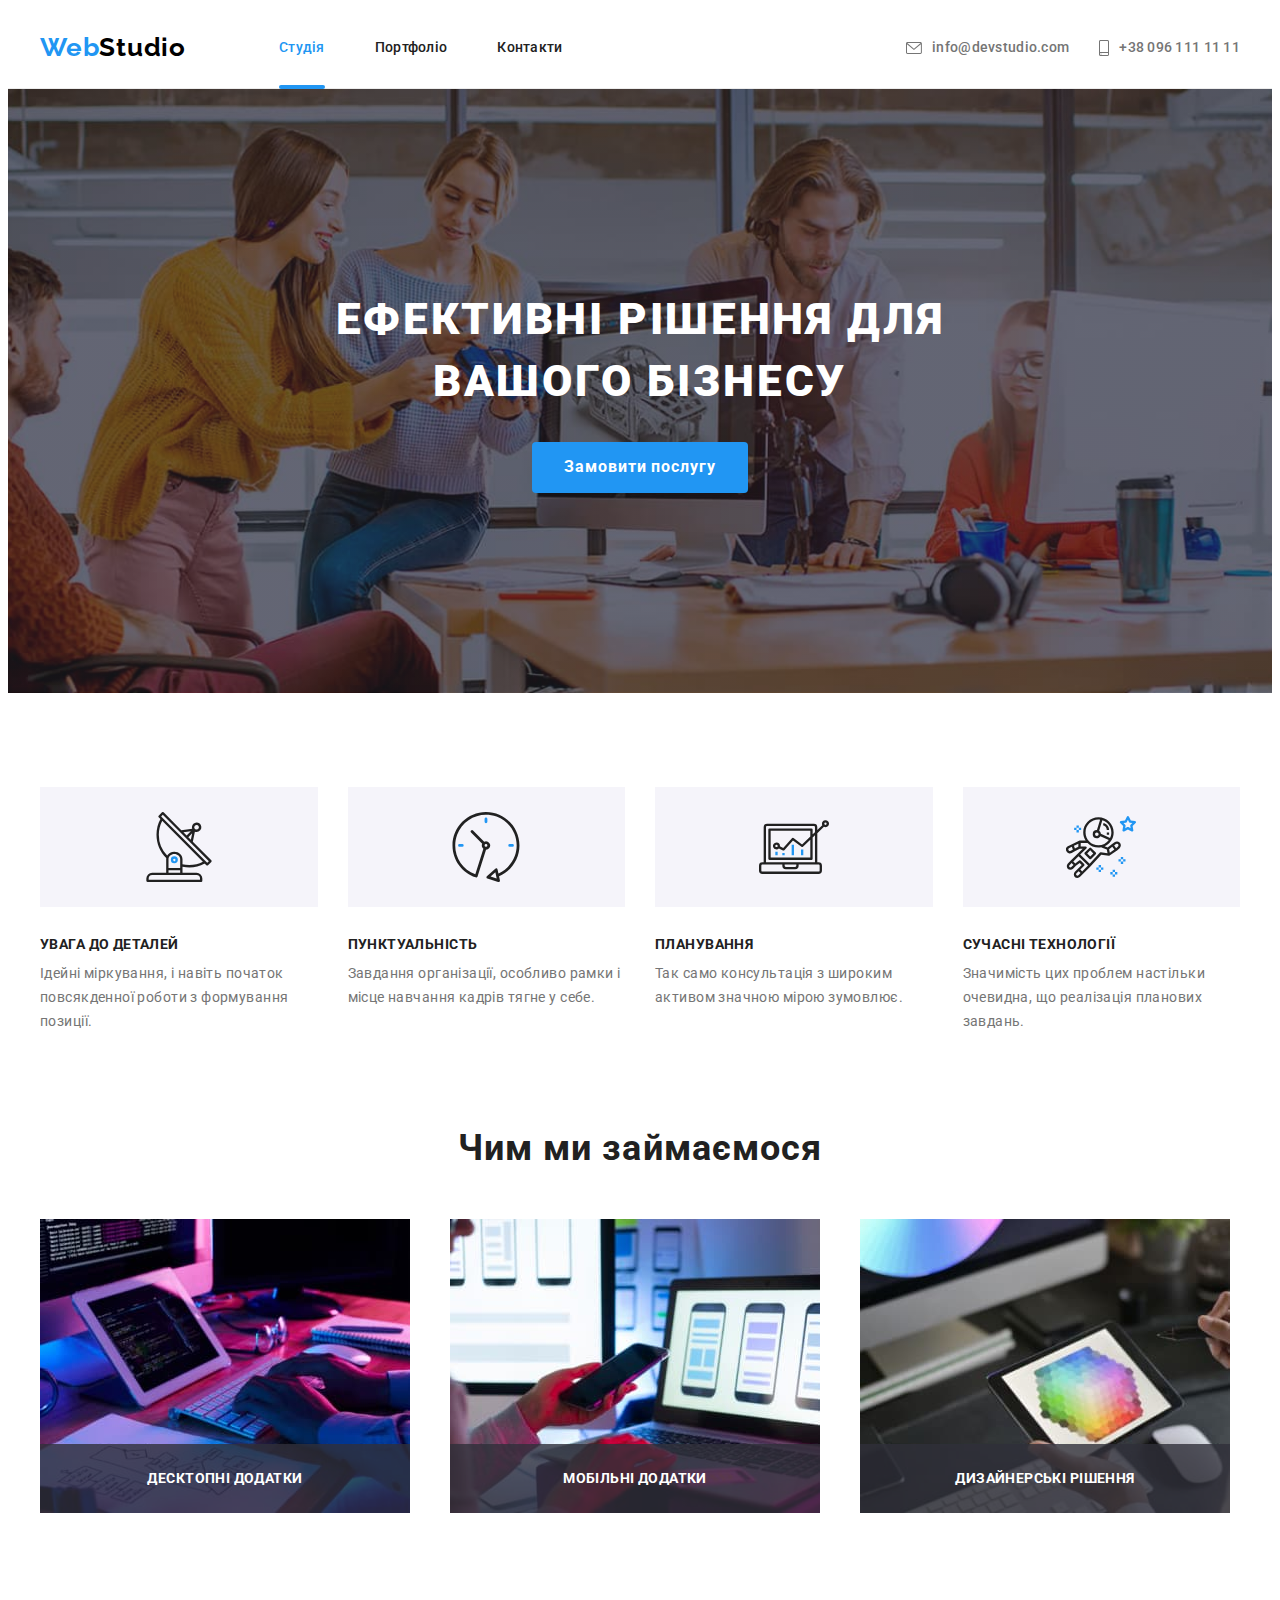
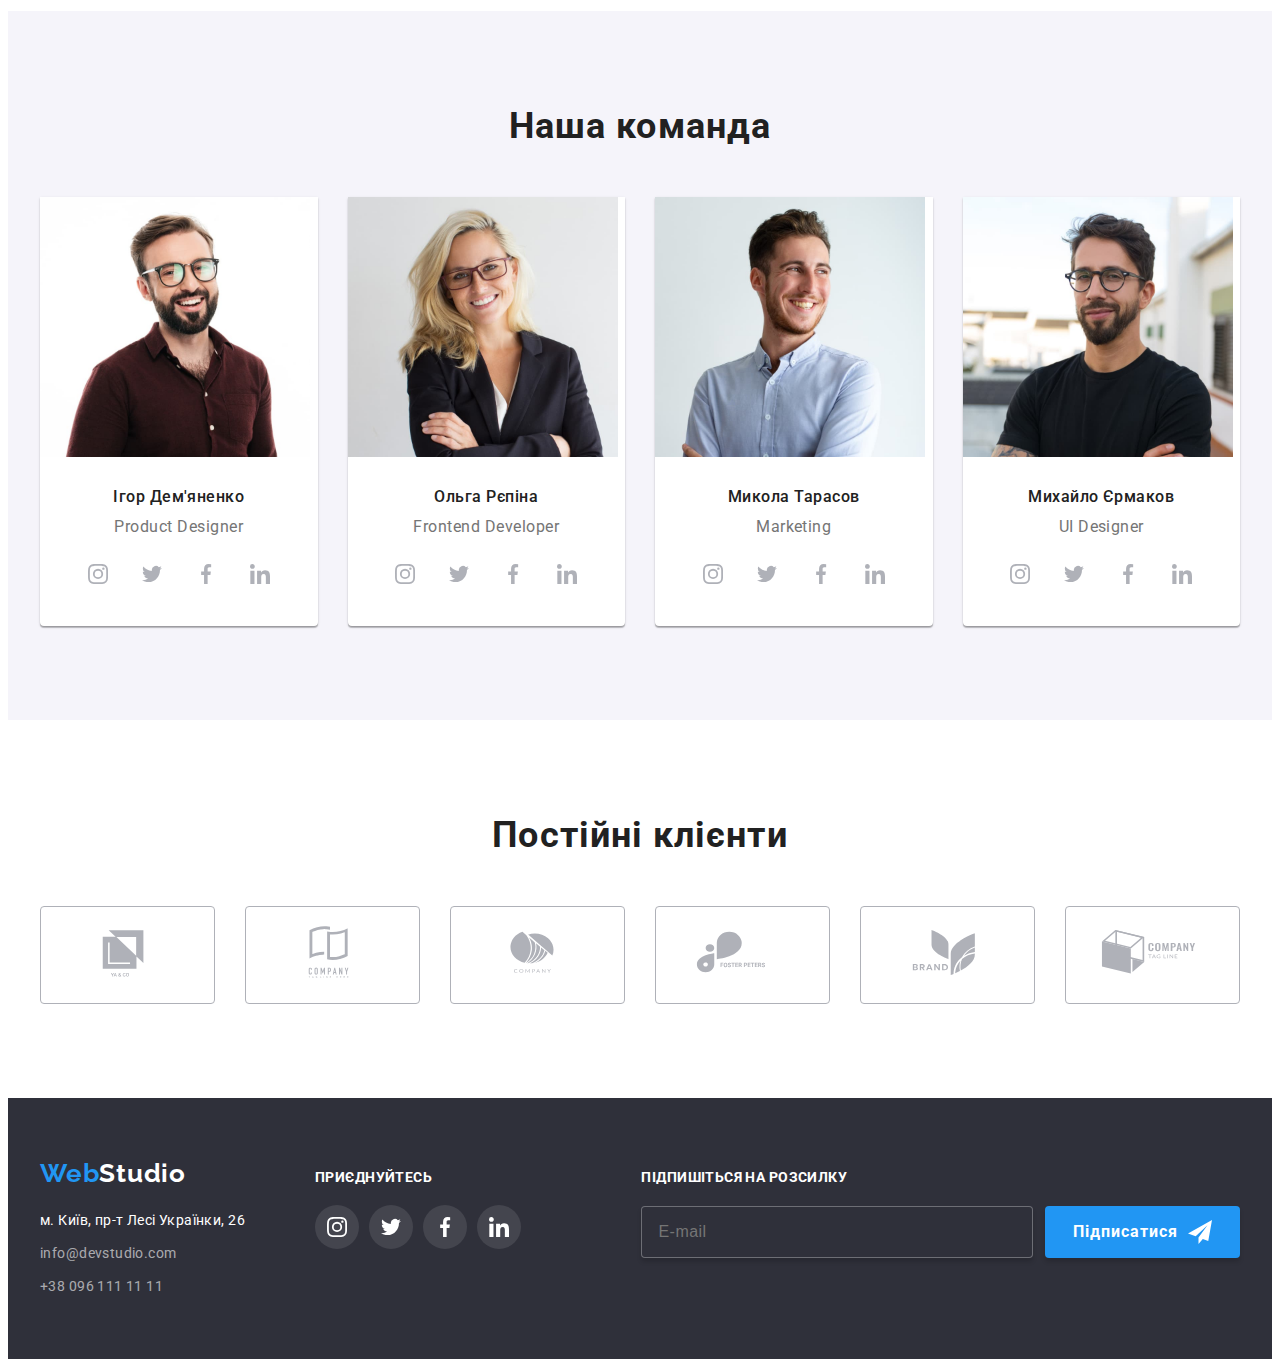
<file: index.html>
<!DOCTYPE html>
<!-- установить язык страницы -->
<html lang="uk">

<head>
  <meta charset="UTF-8">
  <meta http-equiv="X-UA-Compatible" content="IE=edge">
  <meta name="viewport" content="width=device-width, initial-scale=1.0">
  <title>WebStudio</title>
  <!-- подключение шрифтов -->
  <link rel="preconnect" href="https://fonts.googleapis.com">
  <link rel="preconnect" href="https://fonts.gstatic.com" crossorigin>
  <link href="https://fonts.googleapis.com/css2?family=Raleway:wght@700&family=Roboto:wght@400;500;700;900&display=swap"
    rel="stylesheet">
  <!-- нормализатор modern-normalize -->
  <link rel="stylesheet" href="https://cdnjs.cloudflare.com/ajax/libs/modern-normalize/1.1.0/modern-normalize.min.css"
    integrity="sha512-wpPYUAdjBVSE4KJnH1VR1HeZfpl1ub8YT/NKx4PuQ5NmX2tKuGu6U/JRp5y+Y8XG2tV+wKQpNHVUX03MfMFn9Q=="
    crossorigin="anonymous" referrerpolicy="no-referrer" />
  <!-- подключение стилей -->
  <link rel="stylesheet" href="./css/styles.css">
</head>

<body>

  <header class="header">
    <div class="container">

      <a class="logo link" href="./index.html" lang="en">
        <span class="accent-color">Web</span><span class="secondary-color">Studio</span></a>

      <nav>
        <ul class="site-nav list">
          <li class="item-nav"><a class="link-nav current link" href="">Студія</a></li>
          <li class="item-nav"><a class="link-nav link" href="./portfolio.html">Портфоліо</a></li>
          <li class="item-nav"><a class="link-nav link" href="">Контакти</a></li>
        </ul>
      </nav>

      <ul class="contact-header list">

        <li class="item-contact">
          <a class="link-contact link" href="mailto:info@devstudio.com">
            <svg width="16" height="12">
              <use href="./images/icons.svg#icon-envelope"></use>
            </svg>info@devstudio.com</a>
        </li>

        <li class="item-contact">
          <a class="link-contact link" href="tel:+380961111111">
            <svg width="10" height="16">
              <use href="./images/icons.svg#icon-smartphone"></use>
            </svg>+38 096 111 11 11</a>
        </li>
      </ul>
    </div>
  </header>

  <main>

    <!-- hero -->
    <section class="section hero">
      <div class="container">
        <h1 class="title-hero">Ефективні рішення для<br>вашого бізнесу</h1>
        <!-- добавлен JS data-modal-open -->
        <button class="button-hero" type="button" data-modal-open>Замовити послугу</button>
      </div>
    </section>

    <!-- features -->
    <section class="section">
      <div class="container">
        <h2 class="visually-hidden">Особлівості студії</h2>

        <ul class="list-features list">

          <li class="item-features icon-antenna">
            <div class="icon-box">
              <svg width="70" height="70">
                <use href="./images/icons.svg#icon-antenna"></use>
              </svg>
            </div>
            <h3 class="title-secondary title-features">УВАГА ДО ДЕТАЛЕЙ</h3>
            <p class="text-features">Ідейні міркування, і навіть початок повсякденної роботи з формування позиції.</p>
          </li>

          <li class="item-features icon-clock">
            <div class="icon-box">
              <svg width="70" height="70">
                <use href="./images/icons.svg#icon-clock"></use>
              </svg>
            </div>
            <h3 class="title-secondary title-features">ПУНКТУАЛЬНІСТЬ</h3>
            <p class="text-features">Завдання організації, особливо рамки і місце навчання кадрів тягне у себе.</p>
          </li>

          <li class="item-features icon-diagram">
            <div class="icon-box">
              <svg width="70" height="70">
                <use href="./images/icons.svg#icon-diagram"></use>
              </svg>
            </div>
            <h3 class="title-secondary title-features">ПЛАНУВАННЯ</h3>
            <p class="text-features">Так само консультація з широким активом значною мірою зумовлює.</p>
          </li>

          <li class="item-features icon-astronaut">
            <div class="icon-box">
              <svg width="70" height="70">
                <use href="./images/icons.svg#icon-astronaut"></use>
              </svg>
            </div>
            <h3 class="title-secondary title-features">СУЧАСНІ ТЕХНОЛОГІЇ</h3>
            <p class="text-features">Значимість цих проблем настільки очевидна, що реалізація планових завдань.</p>
          </li>
        </ul>
      </div>
    </section>

    <!-- services -->
    <section class="section services">
      <div class="container">
        <h2 class="title">Чим ми займаємося</h2>
        <ul class="list-services list">

          <li class="item-services">
            <div class="box-services">
              <a href="#">
                <img class="image" src="./images/box-1.jpg"
                  alt="Робочий стіл на якому стоїть монітор, планшет, руки людини набирають текст на клавіатурі, поряд лист бумаги з схемою"
                  width="370">
                <h3 class="title-secondary title-services">Десктопні додатки</h3>
              </a>
            </div>
          </li>

          <li class="item-services">
            <div class="box-services">
              <a href="#">
                <img class="image" src="./images/box-2.jpg"
                  alt="Руки держать мобільний телефон, на єкрані ноутбука зображено 3 мобільних телефона" width="370">
                <h3 class="title-secondary title-services">Мобільні додатки</h3>
              </a>
            </div>
          </li>

          <li class="item-services">
            <div class="box-services">
              <a href="#">
                <img class="image" src="./images/box-3.jpg"
                  alt="Руки держать планшет, на якому зображено кольорову фігуру" width="370">
                <h3 class="title-secondary title-services">Дизайнерські рішення</h3>
              </a>
            </div>
          </li>
        </ul>
      </div>
    </section>

    <!-- staff -->
    <section class="section staff">
      <div class="container">

        <h2 class="title">Наша команда</h2>

        <ul class="list-staff list">

          <!-- Card 1 -->
          <li class="item-staff">
            <img class="image" src="./images/img-1.jpg" alt="Зображення Ігора Дем'яненка" width="270">
            <div class="description">
              <h3 class="title-staff">Ігор Дем'яненко</h3>
              <p class="text-staff" lang="en">Product Designer</p>
              <ul class="socials list">
                <li class="item-socials">
                  <a class="link-socials link" href="">
                    <svg width="20" height="20">
                      <use href="./images/icons.svg#icon-instagram"></use>
                    </svg>
                  </a>
                </li>

                <li class="item-socials">
                  <a class="link-socials link" href="">
                    <svg width="20" height="20">
                      <use href="./images/icons.svg#icon-twitter"></use>
                    </svg>
                  </a>
                </li>

                <li class="item-socials">
                  <a class="link-socials link" href="">
                    <svg width="20" height="20">
                      <use href="./images/icons.svg#icon-facebook"></use>
                    </svg>
                  </a>
                </li>

                <li class="item-socials">
                  <a class="link-socials link" href="">
                    <svg width="20" height="20">
                      <use href="./images/icons.svg#icon-linkedin"></use>
                    </svg>
                  </a>
                </li>
              </ul>
            </div>

          </li>

          <!-- Cadr 2 -->
          <li class="item-staff">
            <img class="image" src="./images/img-2.jpg" alt="Зображення Ольги Рєпіної" width="270">
            <div class="description">
              <h3 class="title-staff">Ольга Рєпіна</h3>
              <p class="text-staff" lang="en">Frontend Developer</p>

              <ul class="socials list">
                <li class="item-socials">
                  <a class="link-socials link" href="">
                    <svg width="20" height="20">
                      <use href="./images/icons.svg#icon-instagram"></use>
                    </svg>
                  </a>
                </li>

                <li class="item-socials">
                  <a class="link-socials link" href="">
                    <svg width="20" height="20">
                      <use href="./images/icons.svg#icon-twitter"></use>
                    </svg>
                  </a>
                </li>

                <li class="item-socials">
                  <a class="link-socials link" href="">
                    <svg width="20" height="20">
                      <use href="./images/icons.svg#icon-facebook"></use>
                    </svg>
                  </a>
                </li>

                <li class="item-socials">
                  <a class="link-socials link" href="">
                    <svg width="20" height="20">
                      <use href="./images/icons.svg#icon-linkedin"></use>
                    </svg>
                  </a>
                </li>
              </ul>
            </div>
          </li>

          <!-- Card 3 -->
          <li class="item-staff">
            <img class="image" src="./images/img-3.jpg" alt="Зображення Миколи Тарасова" width="270">
            <div class="description">
              <h3 class="title-staff">Микола Тарасов</h3>
              <p class="text-staff" lang="en">Marketing</p>

              <ul class="socials list">
                <li class="item-socials">
                  <a class="link-socials link" href="">
                    <svg width="20" height="20">
                      <use href="./images/icons.svg#icon-instagram"></use>
                    </svg>
                  </a>
                </li>

                <li class="item-socials">
                  <a class="link-socials link" href="">
                    <svg width="20" height="20">
                      <use href="./images/icons.svg#icon-twitter"></use>
                    </svg>
                  </a>
                </li>

                <li class="item-socials">
                  <a class="link-socials link" href="">
                    <svg width="20" height="20">
                      <use href="./images/icons.svg#icon-facebook"></use>
                    </svg>
                  </a>
                </li>

                <li class="item-socials">
                  <a class="link-socials link" href="">
                    <svg width="20" height="20">
                      <use href="./images/icons.svg#icon-linkedin"></use>
                    </svg>
                  </a>
                </li>
              </ul>
            </div>
          </li>

          <!-- cadr 4 -->
          <li class="item-staff">
            <img class="image" src="./images/img-4.jpg" alt="Зображення Михайла Єрмакова" width="270">
            <div class="description">
              <h3 class="title-staff">Михайло Єрмаков</h3>
              <p class="text-staff" lang="en">UI Designer</p>

              <ul class="socials list">
                <li class="item-socials">
                  <a class="link-socials link" href="">
                    <svg width="20" height="20">
                      <use href="./images/icons.svg#icon-instagram"></use>
                    </svg>
                  </a>
                </li>

                <li class="item-socials">
                  <a class="link-socials link" href="">
                    <svg width="20" height="20">
                      <use href="./images/icons.svg#icon-twitter"></use>
                    </svg>
                  </a>
                </li>

                <li class="item-socials">
                  <a class="link-socials link" href="">
                    <svg width="20" height="20">
                      <use href="./images/icons.svg#icon-facebook"></use>
                    </svg>
                  </a>
                </li>

                <li class="item-socials">
                  <a class="link-socials link" href="">
                    <svg width="20" height="20">
                      <use href="./images/icons.svg#icon-linkedin"></use>
                    </svg>
                  </a>
                </li>
              </ul>
            </div>
          </li>
        </ul>
      </div>
    </section>

    <!-- customers -->
    <section class="section customers">
      <div class="container">

        <h2 class="title">Постійні клієнти</h2>

        <ul class="list-customers list">

          <li class="item-customers">
            <a class="link-customers link" href="">
              <svg width="106" height="60">
                <use class="icon-customers" href="./images/icons.svg#icon-logo-1"></use>
              </svg>
            </a>
          </li>

          <li class="item-customers">
            <a class="link-customers link" href="">
              <svg width="106" height="60">
                <use class="icon-customers" href="./images/icons.svg#icon-logo-2"></use>
              </svg>
            </a>
          </li>

          <li class="item-customers">
            <a class="link-customers link" href="">
              <svg width="106" height="60">
                <use class="icon-customers" href="./images/icons.svg#icon-logo-3"></use>
              </svg>
            </a>
          </li>

          <li class="item-customers">
            <a class="link-customers link" href="">
              <svg width="106" height="60">
                <use class="icon-customers" href="./images/icons.svg#icon-logo-4"></use>
              </svg>
            </a>
          </li>

          <li class="item-customers">
            <a class="link-customers link" href="">
              <svg width="106" height="60">
                <use class="icon-customers" href="./images/icons.svg#icon-logo-5"></use>
              </svg>
            </a>
          </li>

          <li class="item-customers">
            <a class="link-customers link" href="">
              <svg width="106" height="60">
                <use class="icon-customers" href="./images/icons.svg#icon-logo-6"></use>
              </svg>
            </a>
          </li>

        </ul>
      </div>
    </section>
  </main>

  <footer class="footer">
    <div class="container">
      <div class="list-footer list">

        <!-- WebStudio -->
        <div class="item-footer">
          <a class="logo link" href="./index.html" lang="en">
            <span class="accent-color">Web</span><span class="secondary-color">Studio</span></a>

          <address>
            <ul class="contact-footer list">
              <li class="item-contact address">м. Київ, пр-т Лесі Українки, 26</li>
              <li class="item-contact"><a class="link-contact link-footer link"
                  href="mailto:info@devstudio.com">info@devstudio.com</a>
              </li>
              <li class="item-contact"><a class="link-contact link-footer link" href="tel:+380961111111">+38 096 111 11
                  11</a></li>
            </ul>
          </address>
        </div>

        <!-- приєднуйтесь -->
        <div class="item-footer">
          <h2 class="title-socials">приєднуйтесь</h2>
          <ul class="socials list">
            <li class="item-socials">
              <a class="link-socials footer-socials link" href="">
                <svg width="20" height="20">
                  <use href="./images/icons.svg#icon-instagram"></use>
                </svg>
              </a>
            </li>

            <li class="item-socials">
              <a class="link-socials footer-socials link" href="">
                <svg width="20" height="20">
                  <use href="./images/icons.svg#icon-twitter"></use>
                </svg>
              </a>
            </li>

            <li class="item-socials">
              <a class="link-socials footer-socials link" href="">
                <svg width="20" height="20">
                  <use href="./images/icons.svg#icon-facebook"></use>
                </svg>
              </a>
            </li>

            <li class="item-socials">
              <a class="link-socials footer-socials link" href="">
                <svg width="20" height="20">
                  <use href="./images/icons.svg#icon-linkedin"></use>
                </svg>
              </a>
            </li>
          </ul>
        </div>

        <!-- підпишіться на розсилку -->
        <div class="item-footer">
          <label for="mail-footer" class="title-socials">Підпишіться на розсилку</label>
          <div class="input-btn">
            <input class="input-footer" type="email" name="user-email" id="mail-footer" placeholder="E-mail">
            <button class="btn-send btn-footer" type="button">
              Підписатися
              <svg class="icon-telegram" width="24" height="24">
                <use href="./images/icons.svg#icon-footer-telegram"></use>
              </svg>
            </button>
          </div>

        </div>
      </div>
    </div>
  </footer>

  <!-- Модально окно -->
  <!-- добавлен JS data-modal -->
  <div class="backdrop is-hidden" data-modal>

    <div class="modal">
      <!-- добавлен JS data-modal-close -->
      <button class="close-link" type="button" data-modal-close href="">
        <svg class="icon-close" width="18" height="18">
          <use href="./images/icons.svg#icon-close"></use>
        </svg>
      </button>
      <!-- <a class="close-link" data-modal-close href="">
        <svg class="icon-close" width="18" height="18">
          <use href="./images/icons.svg#icon-close"></use>
        </svg>
      </a> -->

      <form class="form" name="userdata">

        <h2 class="form-title">Залиште свої дані, ми вам передзвонимо</h2>

        <div class="form-field">
          <label class="form-label" for="name">Ім'я</label>
          <div class="box-input">
            <input class="form-input" type="text" name="username" id="name">
            <svg class="form-icon" width="18" height="18">
              <use href="./images/icons.svg#icon-form-name"></use>
            </svg>
          </div>

        </div>

        <div class="form-field">
          <label class="form-label" for="tel">Телефон</label>
          <div class="box-input">
            <input class="form-input" type="tel" name="usertel" id="tel">
            <svg class="form-icon" width="18" height="18">
              <use href="./images/icons.svg#icon-form-tel"></use>
            </svg>
          </div>
        </div>

        <div class="form-field">
          <label class="form-label" for="mail">Пошта</label>
          <div class="box-input">
            <input class="form-input" type="email" name="usermail" id="mail">
            <svg class="form-icon" width="18" height="18">
              <use href="./images/icons.svg#icon-form-mail"></use>
            </svg>
          </div>
        </div>

        <div class="form-field comment">
          <label class="form-label" for="comment">Коментар</label>
          <textarea class="form-input form-comment" name="comment" id="comment" rows="8"
            placeholder="Введіть текст"></textarea>
        </div>

        <!-- Checkbox -->
        <div class="form-consent">
          <label class="checkbox-label">
            <input class="checkbox" type="checkbox" name="userconsent">
            <span class="checkbox-icon"></span>

            <!-- вариант с использованием спрайта -->
            <!-- <svg class="checkbox-icon" width="16" height="15">
              <use href="./images/icons.svg#icon-form-check"></use>
            </svg> -->

            Погоджуюся з розсилкою та приймаю <a href="#">Умови договору</a>
          </label>
        </div>

        <div class="form-buttom">
          <button class="btn-send" type="submit">Відправити</button>
        </div>

      </form>
    </div>
  </div>

  <!-- JS для открытияя/закрытия модального онка -->
  <script src="./js/modal.js"></script>
</body>

</html>
</file>
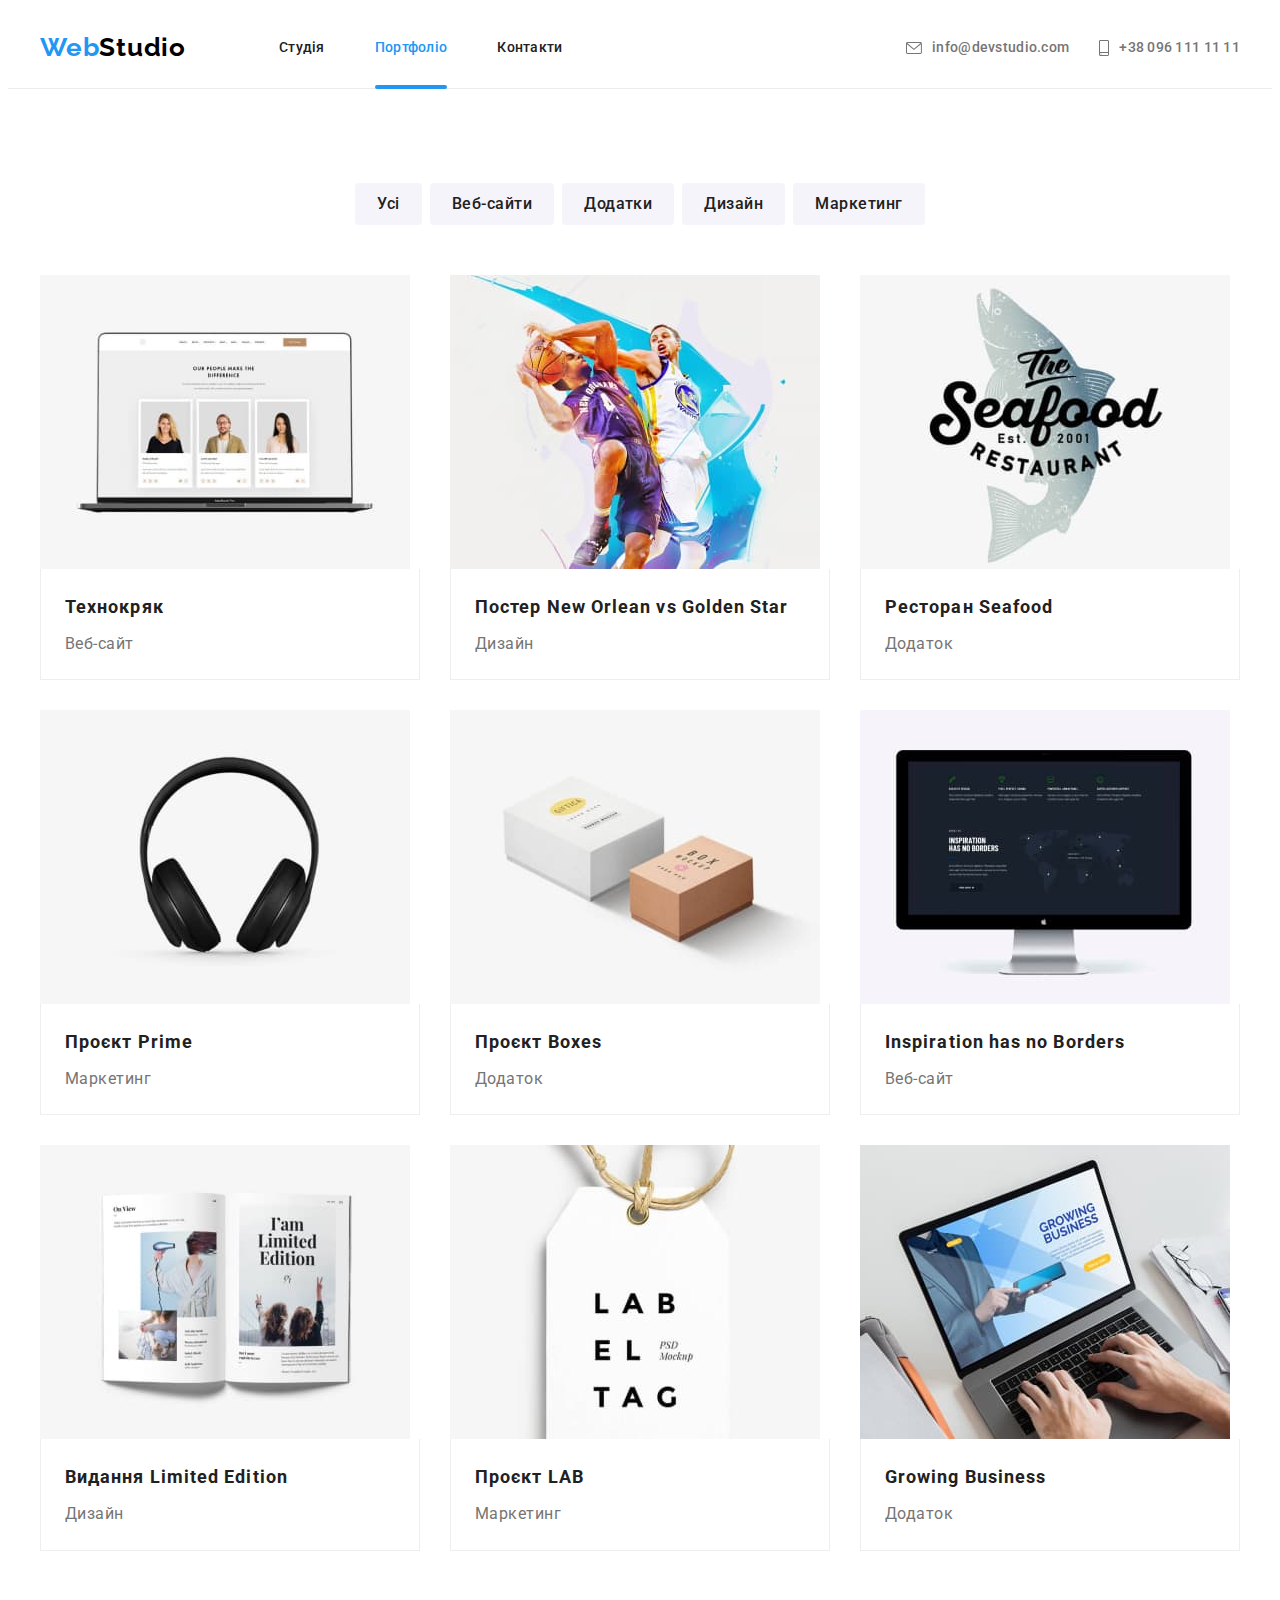
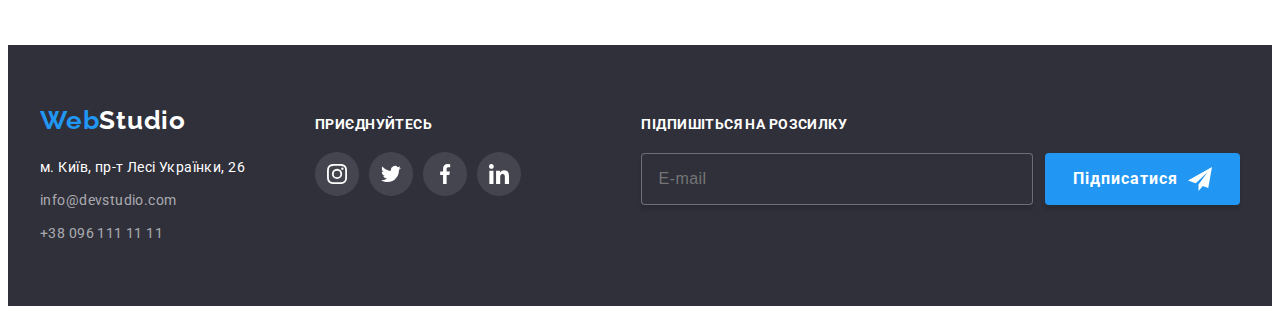
<file: portfolio.html>
<!DOCTYPE html>
<!-- установить язык страницы -->
<html lang="uk">

<head>
  <meta charset="UTF-8">
  <meta http-equiv="X-UA-Compatible" content="IE=edge">
  <meta name="viewport" content="width=device-width, initial-scale=1.0">
  <title>WebStudio</title>
  <!-- подключение шрифтов -->
  <link rel="preconnect" href="https://fonts.googleapis.com">
  <link rel="preconnect" href="https://fonts.gstatic.com" crossorigin>
  <link href="https://fonts.googleapis.com/css2?family=Raleway:wght@700&family=Roboto:wght@400;500;700;900&display=swap"
    rel="stylesheet">
  <!-- нормализатор modern-normalize -->
  <link rel="stylesheet" href="https://cdnjs.cloudflare.com/ajax/libs/modern-normalize/1.1.0/modern-normalize.min.css"
    integrity="sha512-wpPYUAdjBVSE4KJnH1VR1HeZfpl1ub8YT/NKx4PuQ5NmX2tKuGu6U/JRp5y+Y8XG2tV+wKQpNHVUX03MfMFn9Q=="
    crossorigin="anonymous" referrerpolicy="no-referrer" />
  <!-- подключение стилей -->
  <link rel="stylesheet" href="./css/styles.css">
</head>

<body>

  <header class="header">
    <div class="container">

      <a class="logo link" href="./index.html" lang="en">
        <span class="accent-color">Web</span><span class="secondary-color">Studio</span></a>

      <nav>
        <ul class="site-nav list">
          <li class="item-nav"><a class="link-nav link" href="./index.html">Студія</a></li>
          <li class="item-nav"><a class="link-nav link current" href="">Портфоліо</a></li>
          <li class="item-nav"><a class="link-nav link" href="">Контакти</a></li>
        </ul>
      </nav>

      <ul class="contact-header list">

        <li class="item-contact">
          <a class="link-contact link" href="mailto:info@devstudio.com">
            <svg width="16" height="12">
              <use href="./images/icons.svg#icon-envelope"></use>
            </svg>info@devstudio.com</a>
        </li>

        <li class="item-contact">
          <a class="link-contact link" href="tel:+380961111111">
            <svg width="10" height="16">
              <use href="./images/icons.svg#icon-smartphone"></use>
            </svg>+38 096 111 11 11</a>
        </li>
      </ul>
    </div>
  </header>

  <main>
    <section class="section portfolio">
      <div class="container">
        <h1 class="visually-hidden">Портфоліо</h1>

        <!-- filter button -->
        <ul class="filter list">
          <li class="item-filter"><button class="button-filter" type="button">Усі</button></li>
          <li class="item-filter"><button class="button-filter" type="button">Веб-сайти</button></li>
          <li class="item-filter"><button class="button-filter" type="button">Додатки</button></li>
          <li class="item-filter"><button class="button-filter" type="button">Дизайн</button></li>
          <li class="item-filter"><button class="button-filter" type="button">Маркетинг</button></li>
        </ul>

        <!-- activities -->
        <ul class="list-activities list">

          <li class="item-activities">
            <a class="link-activities link" href="#">
              <div class="overlay-activities">
                <img class="image" src="./images/portf-1.jpg"
                  alt="зображено три фотокартки, на яких зображено троє людей" width="370" height="294">
                <p class="text-overlay">
                  Ресурс пропонує комплексні пропозиції з різним рівнем функціоналу та сервісів.
                  Все це дозволить відвідувачу отримати вичерпні відомості про компанію чи приватну особу.
                </p>
              </div>

              <div class="description">
                <h2 class="title-activities">Технокряк</h2>
                <p class="text-activities">Веб-сайт</p>
              </div>
            </a>
          </li>

          <li class="item-activities">
            <a class="link-activities link" href="#">
              <div class="overlay-activities">
                <img class="image" src="./images/portf-2.jpg" alt="зображено двоє чоловіків, які грають у баскетбол"
                  width="370" height="294">
                <p class="text-overlay">
                  Ресурс пропонує комплексні пропозиції з різним рівнем функціоналу та сервісів. Все це
                  дозволитьвідвідувачу отримати вичерпні відомості про компанію чи приватну особу.
                </p>
              </div>
              <div class="description">
                <h2 class="title-activities" lang="en">Постер New Orlean vs Golden Star</h2>
                <p class="text-activities">Дизайн</p>
              </div>
            </a>
          </li>

          <li class="item-activities">
            <a class="link-activities link" href="#">
              <div class="overlay-activities">
                <img class="image" src="./images/portf-3.jpg" alt="зображено логотип ресторану морепродуктів"
                  width="370" height="294">
                <p class="text-overlay">
                  Ресурс пропонує комплексні пропозиції з різним рівнем функціоналу та сервісів. Все це дозволить
                  відвідувачу отримати вичерпні відомості про компанію чи приватну особу.
                </p>
              </div>
              <div class="description">
                <h2 class="title-activities">Ресторан Seafood</h2>
                <p class="text-activities">Додаток</p>
              </div>
            </a>
          </li>

          <li class="item-activities">
            <a class="link-activities link" href="#">
              <div class="overlay-activities">
                <img class="image" src="./images/portf-4.jpg" alt="зображено музикальні навушники" width="370"
                  height="294">
                <p class="text-overlay">
                  Ресурс пропонує комплексні пропозиції з різним рівнем функціоналу та сервісів. Все це дозволить
                  відвідувачу отримати вичерпні відомості про компанію чи приватну особу.
                </p>
              </div>
              <div class="description">
                <h2 class="title-activities">Проєкт <span lang="en">Prime</span></h2>
                <p class="text-activities">Маркетинг</p>
              </div>
            </a>
          </li>

          <li class="item-activities">
            <a class="link-activities link" href="#">
              <div class="overlay-activities">
                <img class="image" src="./images/portf-5.jpg" alt="зображено дві коробки з логотипами" width="370"
                  height="294">
                <p class="text-overlay">
                  Ресурс пропонує комплексні пропозиції з різним рівнем функціоналу та сервісів. Все це дозволить
                  відвідувачу отримати вичерпні відомості про компанію чи приватну особу.
                </p>
              </div>
              <div class="description">
                <h2 class="title-activities">Проєкт <span lang="en">Boxes</span></h2>
                <p class="text-activities">Додаток</p>
              </div>
            </a>
          </li>

          <li class="item-activities">
            <a class="link-activities link" href="#">
              <div class="overlay-activities">
                <img class="image" src="./images/portf-6.jpg"
                  alt="Зображено монітор, на якому зображено інтернет сторінку" width="370" height="294">
                <p class="text-overlay">
                  Ресурс пропонує комплексні пропозиції з різним рівнем функціоналу та сервісів. Все це дозволить
                  відвідувачу отримати вичерпні відомості про компанію чи приватну особу.
                </p>
              </div>
              <div class="description">
                <h2 class="title-activities" lang="en">Inspiration has no Borders</h2>
                <p class="text-activities">Веб-сайт</p>
              </div>
            </a>
          </li>

          <li class="item-activities">
            <a class="link-activities link" href="#">
              <div class="overlay-activities">
                <img class="image" src="./images/portf-7.jpg" alt="Зображено відкритий журнал з фоторгафіями"
                  width="370" height="294">
                <p class="text-overlay">
                  Ресурс пропонує комплексні пропозиції з різним рівнем функціоналу та сервісів. Все це дозволить
                  відвідувачу отримати вичерпні відомості про компанію чи приватну особу.
                </p>
              </div>
              <div class="description">
                <h2 class="title-activities">Видання <span lang="en">Limited Edition</span></h2>
                <p class="text-activities">Дизайн</p>
              </div>
            </a>
          </li>

          <li class="item-activities">
            <a class="link-activities link" href="#">
              <div class="overlay-activities">
                <img class="image" src="./images/portf-8.jpg" alt="зображено бумажняний жетон з написом Лаб Ель Таг"
                  width="370" height="294">
                <p class="text-overlay">
                  Ресурс пропонує комплексні пропозиції з різним рівнем функціоналу та сервісів. Все це дозволить
                  відвідувачу отримати вичерпні відомості про компанію чи приватну особу.
                </p>
              </div>
              <div class="description">
                <h2 class="title-activities">Проєкт LAB</h2>
                <p class="text-activities">Маркетинг</p>
              </div>
            </a>
          </li>

          <li class="item-activities">
            <a class="link-activities link" href="#">
              <div class="overlay-activities">
                <img class="image" src="./images/portf-9.jpg" alt="Зображено ноутбук та руки людини на клавіатурі"
                  width="370" height="294">
                <p class="text-overlay">
                  Ресурс пропонує комплексні пропозиції з різним рівнем функціоналу та сервісів. Все це дозволить
                  відвідувачу отримати вичерпні відомості про компанію чи приватну особу.
                </p>
              </div>
              <div class="description">
                <h2 class="title-activities" lang="en">Growing Business</h2>
                <p class="text-activities">Додаток</p>
              </div>
            </a>
          </li>
        </ul>
      </div>
    </section>
  </main>

<footer class="footer">
  <div class="container">
    <div class="list-footer list">

      <!-- WebStudio -->
      <div class="item-footer">
        <a class="logo link" href="./index.html" lang="en">
          <span class="accent-color">Web</span><span class="secondary-color">Studio</span></a>

        <address>
          <ul class="contact-footer list">
            <li class="item-contact address">м. Київ, пр-т Лесі Українки, 26</li>
            <li class="item-contact"><a class="link-contact link-footer link"
                href="mailto:info@devstudio.com">info@devstudio.com</a>
            </li>
            <li class="item-contact"><a class="link-contact link-footer link" href="tel:+380961111111">+38 096 111 11
                11</a></li>
          </ul>
        </address>
      </div>

      <!-- приєднуйтесь -->
      <div class="item-footer">
        <h2 class="title-socials">приєднуйтесь</h2>
        <ul class="socials list">
          <li class="item-socials">
            <a class="link-socials footer-socials link" href="">
              <svg width="20" height="20">
                <use href="./images/icons.svg#icon-instagram"></use>
              </svg>
            </a>
          </li>

          <li class="item-socials">
            <a class="link-socials footer-socials link" href="">
              <svg width="20" height="20">
                <use href="./images/icons.svg#icon-twitter"></use>
              </svg>
            </a>
          </li>

          <li class="item-socials">
            <a class="link-socials footer-socials link" href="">
              <svg width="20" height="20">
                <use href="./images/icons.svg#icon-facebook"></use>
              </svg>
            </a>
          </li>

          <li class="item-socials">
            <a class="link-socials footer-socials link" href="">
              <svg width="20" height="20">
                <use href="./images/icons.svg#icon-linkedin"></use>
              </svg>
            </a>
          </li>
        </ul>
      </div>

      <!-- підпишіться на розсилку -->
      <div class="item-footer">
        <label for="mail-footer" class="title-socials">Підпишіться на розсилку</label>
        <div class="input-btn">
          <input class="input-footer" type="email" name="user-email" id="mail-footer" placeholder="E-mail">
          <button class="btn-send btn-footer" type="button">
            Підписатися
            <svg class="icon-telegram" width="24" height="24">
              <use href="./images/icons.svg#icon-footer-telegram"></use>
            </svg>
          </button>
        </div>

      </div>
    </div>
  </div>
</footer>
</body>

</html>
</file>
<file: css/styles.css>
:root {
  --margin-item: 30px;
  --text-main-color: #757575;
  --text-secondary-color: #212121;
  --white-color: #FFFFFF;
  --black-color: #000000;
  --accent-color: #2196F3;
  --accent-secondary-color: #188CE8;
  --bg-primary-color: #2F303A;
  --bg-secondary-color: #F5F5F5;
  --bg-tertiary-color: #F5F4FA;
  --icon-color: #AFB1B8;
}

body {
  font-family: 'Roboto', sans-serif;

  color: var(--text-main-color);
  background-color: var(--white-color);

}

button {
  font-family: 'Roboto', sans-serif;
  cursor: pointer;
}

.list {
  margin: 0;
  padding: 0;

  list-style: none;
}

.link {
  text-decoration: none;
}

h1,
h2,
h3,
p {
  margin: 0;
}

.title {
  margin-bottom: 50px;

  font-weight: 700;
  font-size: 36px;
  line-height: 42px;
  text-align: center;
  letter-spacing: 0.03em;

  color: var(--text-secondary-color);
}

.title-secondary {
  font-weight: 700;
  font-size: 14px;
  line-height: 1.1;
  letter-spacing: 0.03em;
  text-transform: uppercase;
  text-align: left;

  color: var(--text-secondary-color);
}

.visually-hidden {
  position: absolute;
  white-space: nowrap;
  width: 1px;
  height: 1px;
  overflow: hidden;
  border: 0;
  padding: 0;
  clip: rect(0 0 0 0);
  clip-path: inset(50%);
  margin: -1px;
}

.section {
  padding-top: 94px;
  padding-bottom: 94px;
}

.container {
  padding: 0 15px;

  width: 1200px;
  margin: 0 auto;
}

.image {
  display: block;
}


/* header */

.header {
  border-bottom-width: 1px;
  border-bottom-style: solid;
  border-bottom-color: #ECECEC;
}

.header .container {
  display: flex;
  align-items: center;
}

.logo {
  font-family: 'Raleway', sans-serif;
  font-weight: 700;
  font-size: 26px;
  line-height: 1.2;
  letter-spacing: 0.03em;
}

.header .logo {
  margin-right: 93px;
}

.header .accent-color {
  color: var(--accent-color);
}

.header .secondary-color {
  color: var(--black-color);
}

.site-nav {
  display: flex;

  padding-top: 32px;
  padding-bottom: 32px;
}

.item-nav:not(:last-child) {
  margin-right: 50px;
}

.item-nav {
  position: relative;
}

.link-nav {
  color: var(--text-secondary-color);

  transition:
    color 250ms cubic-bezier(0.4, 0, 0.2, 1) 0s;
}

.link-nav:hover,
.link-nav:focus {
  color: var(--accent-color);
}

.link-nav.current {
  color: var(--accent-color);
}

.link-nav.current::after {
  position: absolute;
  display: block;

  margin-top: 29px;
  width: 100%;
  height: 4px;

  content: '';
  border-radius: 2px;
  background-color: var(--accent-color);
}

.site-nav,
.contact-header {
  font-weight: 500;
  font-size: 14px;
  line-height: 1.14;
  letter-spacing: 0.02em;
}

.contact-header {
  display: flex;
  margin-left: auto;
}

.header .item-contact:not(:last-child) {
  margin-right: 30px;
}

.link-contact {
  display: flex;
  align-items: center;

  color: var(--text-main-color);
  fill: var(--text-main-color);

  transition:
    color 250ms cubic-bezier(0.4, 0, 0.2, 1) 0s,
    fill 250ms cubic-bezier(0.4, 0, 0.2, 1) 0s;
}

.link-contact>svg {
  margin-right: 10px;
}

.link-contact:hover,
.link-contact:focus {
  color: var(--accent-color);
  fill: var(--accent-color);
}


/* ========== STUDIO PAGE ========== */


/* hero */

.hero {
  padding-top: 200px;
  padding-bottom: 200px;

  max-width: 1600px;
  margin: 0 auto;

  text-align: center;

  background-image:
    linear-gradient(to bottom,
      rgba(47, 48, 58, 0.4),
      rgba(47, 48, 58, 0.4)),
    url('../images/hero-bg.jpeg');

  background-position: center;
  background-repeat: no-repeat;
  background-size: cover;
  background-color: #C4C4C4;

}

.title-hero {
  margin-bottom: 30px;

  font-weight: 900;
  font-size: 44px;
  line-height: 1.4;
  letter-spacing: 0.06em;
  text-transform: uppercase;

  color: var(--white-color);
}

.button-hero {
  align-items: center;

  padding: 10px 32px;

  font-weight: 700;
  font-size: 16px;
  line-height: 1.9;
  text-align: center;
  letter-spacing: 0.06em;

  color: var(--white-color);
  background-color: var(--accent-color);

  border: none;
  border-radius: 4px;

  transition:
    background-color 250ms cubic-bezier(0.4, 0, 0.2, 1) 0s;
}

.button-hero:hover,
.button-hero:focus {
  background-color: var(--accent-secondary-color);
}


/* features */

.list-features {
  display: flex;
  flex-wrap: wrap;

  margin-right: calc(-1 * var(--margin-item));
  margin-bottom: calc(-1 * var(--margin-item));
}

.item-features {
  margin-right: var(--margin-item);
  margin-bottom: var(--margin-item);

  flex-basis: calc(100% / 4 - var(--margin-item));
}

.item-features:not(:last-child) {
  margin-right: 30px;
}

.icon-box {
  display: flex;
  justify-content: center;
  align-items: center;

  margin-bottom: 30px;
  height: 120px;

  background-color: var(--bg-tertiary-color);
}

.title-features {
  margin-bottom: 10px;
}

.text-features {
  font-size: 14px;
  line-height: 1.7;
  letter-spacing: 0.03em;
}


/* services */

.services {
  padding-top: 0;
}

.list-services {
  display: flex;
  flex-wrap: wrap;

  margin-right: -30px;
  margin-bottom: -30px;
}

.item-services {
  flex-basis: calc(100% / 3 - 30px);
}

.item-services:not(:last-child) {
  margin-right: 30px;
  margin-bottom: 30px;
}

.box-services {
  position: relative;
  display: inline-block;
}

.title-services {
  position: absolute;
  bottom: 0;
  left: 0;

  padding-top: 27px;
  padding-bottom: 27px;
  width: 100%;

  text-align: center;

  color: var(--white-color);
  background-color: rgba(47, 48, 58, 0.8);
}


/* staff */

.staff {
  background-color: var(--bg-tertiary-color);
}

.list-staff {
  display: flex;
  flex-wrap: wrap;

  margin-right: calc(-1 * var(--margin-item));
  margin-bottom: calc(-1 * var(--margin-item));
}

.item-staff {
  flex-basis: calc(100% / 4 - var(--margin-item));

  margin-right: var(--margin-item);
  margin-bottom: var(--margin-item);

  background-color: var(--white-color);
  box-shadow: 0px 1px 3px rgba(0, 0, 0, 0.12),
    0px 1px 1px rgba(0, 0, 0, 0.14),
    0px 2px 1px rgba(0, 0, 0, 0.2);
  border-radius: 0px 0px 4px 4px
}

.item-staff:not(:last-child) {
  margin-right: 30px;
}

.staff .description {
  padding-top: 30px;
  padding-bottom: 30px;
}

.title-staff {
  margin-bottom: 10px;

  font-weight: 500;
  font-size: 16px;
  line-height: 1.2;
  text-align: center;
  letter-spacing: 0.03em;

  color: var(--text-secondary-color);
}

.text-staff {
  margin-bottom: 16px;

  font-size: 16px;
  line-height: 1.2;
  text-align: center;
  letter-spacing: 0.03em;
}

.socials {
  display: flex;
  flex-wrap: wrap;
  justify-content: center;
}

.item-socials:not(:last-child) {
  margin-right: 10px;
}

.link-socials {
  display: flex;
  justify-content: center;
  align-items: center;

  width: 44px;
  height: 44px;


  background-color: var(--white-color);
  fill: var(--icon-color);
  border-radius: 50%;

  transition:
    background-color 250ms cubic-bezier(0.4, 0, 0.2, 1) 0s,
    fill 250ms cubic-bezier(0.4, 0, 0.2, 1) 0s;
}

.link-socials:hover,
.link-socials:focus,
.link-socials.footer-socials:hover,
.link-socials.footer-socials:focus {
  background-color: var(--accent-color);
  fill: var(--white-color);
}


/* customers */

.list-customers {
  display: flex;
  flex-wrap: wrap;

  margin-right: calc(-1 * var(--margin-item));
  margin-bottom: calc(-1 * var(--margin-item));

}

.item-customers {
  flex-basis: calc(100% / 6 - var(--margin-item));

  margin-right: var(--margin-item);
  margin-bottom: var(--margin-item);

  background-color: var(--white-color);
}

.item-customers:not(:last-child) {
  margin-right: 30px;
}

.link-customers {
  display: block;

  padding: 16px 30px;

  color: var(--icon-color);
  fill: var(--icon-color);
  border-width: 1px;
  border-style: solid;
  border-radius: 4px;

  transition:
    color 250ms cubic-bezier(0.4, 0, 0.2, 1) 0s,
    fill 250ms cubic-bezier(0.4, 0, 0.2, 1) 0s;
}

.icon-customers {
  width: 41px;
  height: 46.7px;
  fill: currentColor;

  transition:
    fill 250ms cubic-bezier(0.4, 0, 0.2, 1) 0s;
}

.link-customers:hover,
.link-customers:focus {
  color: var(--accent-color);
  fill: var(--accent-color);
}


/* ========== PORTFOLIO PAGE ========== */


/* filter button */

.filter {
  display: flex;
  justify-content: center;

  margin-bottom: 50px;
}

.item-filter:not(:last-child) {
  margin-right: 8px;
}

.button-filter {
  padding: 8px 22px;

  font-weight: 500;
  font-size: 16px;
  line-height: 1.6;
  text-align: center;
  letter-spacing: 0.03em;

  color: var(--text-secondary-color);
  background-color: var(--bg-tertiary-color);
  border: none;
  border-radius: 4px;

  transition:
    color 250ms cubic-bezier(0.4, 0, 0.2, 1) 0s,
    background-color 250ms cubic-bezier(0.4, 0, 0.2, 1) 0s,
    box-shadow 250ms cubic-bezier(0.4, 0, 0.2, 1) 0s;
}

.button-filter:hover,
.button-filter:focus {
  color: var(--white-color);
  background-color: var(--accent-color);
  box-shadow: 0px 3px 1px rgba(0, 0, 0, 0.1),
    0px 1px 2px rgba(0, 0, 0, 0.08),
    0px 2px 2px rgba(0, 0, 0, 0.12);
}

/* activities */

.list-activities {
  display: flex;
  flex-wrap: wrap;

  margin-right: calc(-1 * var(--margin-item));
  margin-bottom: calc(-1 * var(--margin-item));
}

.item-activities {
  flex-basis: calc((100%) / 3 - var(--margin-item));

  margin-right: var(--margin-item);
  margin-bottom: var(--margin-item);
}

.link-activities {
  color: var(--text-secondary-color);

  transition:
    box-shadow 250ms cubic-bezier(0.4, 0, 0.2, 1) 0s;
}

.link-activities:hover,
.link-activities:focus {
  /* тень работает только на блочных элементах
  поэтому добавлен display block */
  display: block;
  box-shadow: 0px 1px 1px rgba(0, 0, 0, 0.12),
    0px 4px 4px rgba(0, 0, 0, 0.06),
    1px 4px 6px rgba(0, 0, 0, 0.16);
}

.overlay-activities {
  position: relative;
  overflow: hidden;
}

.text-overlay {
  position: absolute;
  top: 0;
  left: 0;

  display: flex;
  align-items: center;

  width: 100%;
  height: 100%;
  padding: 0px 24px;

  font-size: 18px;
  line-height: 1.5555;
  letter-spacing: 0.03em;

  color: var(--white-color);
  background-color: rgba(33, 150, 243, 0.9);
}

.text-overlay {
  transform: translateY(100%);
  transition: transform 250ms cubic-bezier(0.4, 0, 0.2, 1) 0ms;
}

.link-activities:hover .text-overlay,
.link-activities:focus .text-overlay {
  transform: translate(0);
}

.link-activities .description {
  padding: 20px 24px;
  border: 1px solid #EEEEEE;
  border-top-width: 0;
}

.title-activities {
  margin-bottom: 4px;

  font-weight: 700;
  font-size: 18px;
  line-height: 2.0;
  letter-spacing: 0.06em;
  text-align: left;

  color: var(--text-secondary-color);
}

.text-activities {
  font-size: 16px;
  line-height: 1.9;
  letter-spacing: 0.03em;

  color: var(--text-main-color);
}


/* footer */

.footer {
  padding-top: 60px;
  padding-bottom: 60px;

  background-color: var(--bg-primary-color);
}

.list-footer {
  display: flex;
  align-items: baseline;
}

.footer .logo {
  display: inline-block;
  margin-bottom: 20px;
}

.footer .accent-color {
  color: var(--accent-color);
}

.footer .secondary-color {
  color: var(--white-color);
}

.item-footer:not(:last-child) {
  margin-right: 70px;
}

.item-footer:nth-child(2) {
  margin-right: 93px;
}

.item-footer:nth-child(3) {
  margin-left: auto;
}

.input-btn {
  display: flex;
  margin-top: 20px;
}

.input-footer {
  margin-right: 12px;
  padding: 15px 16px;

  width: 358px;

  font-size: 16px;
  line-height: 1.25;
  letter-spacing: 0.03em;

  color: var(--white-color);
  background-color: var(--bg-primary-color);
  border: 1px solid rgba(255, 255, 255, 0.3);
  border-radius: 4px;
  box-shadow: 0px 4px 4px rgba(0, 0, 0, 0.15);

  /* outline: none; */
}

.input-footer:placeholder-shown {
  color: rgba(255, 255, 255, 0.6);
}

.btn-footer {
  display: flex;
  align-items: center;
}

.btn-footer {
  padding: 10px 28px;
}

.icon-telegram {
  margin-left: 10px;
  fill: var(--white-color);
}

.contact-footer {
  font-style: normal;
  font-size: 14px;
  line-height: 1.71;
  letter-spacing: 0.03em;
}

.footer .address {
  color: var(--white-color);
}

.footer .item-contact:not(:last-child) {
  margin-bottom: 9px;
}

.link-footer {
  color: rgba(255, 255, 255, 0.6);
}

.title-socials {
  margin-bottom: 20px;

  font-weight: 700;
  font-size: 14px;
  line-height: 1, 1429;
  letter-spacing: 0.03em;
  text-transform: uppercase;

  color: var(--white-color);
}

.link-socials.footer-socials {
  background-color: rgba(255, 255, 255, 0.1);
  fill: var(--white-color);

  transition:
    background-color 250ms cubic-bezier(0.4, 0, 0.2, 1) 0s;
}


/* modal window */

/* затемнение страницы */
.backdrop {
  position: fixed;
  top: 0;
  left: 0;

  width: 100%;
  height: 100%;

  background-color: rgba(0, 0, 0, 0.2);

  opacity: 1;
  transition: opacity 250ms cubic-bezier(0.4, 0, 0.2, 1) 0s;
}

/* свойства is-hidden отключаются и включаются
скриптом modal.js */
.backdrop.is-hidden {
  opacity: 0;
  pointer-events: none;
}

.backdrop.is-hidden .modal {
  /* анимация open/close модального окна (scale) */
  transform: translate(-50%, -50%) scale(0.9);
}

.modal {
  /* позиционирование modal window по центрру */
  position: absolute;
  top: 50%;
  left: 50%;

  min-width: 528px;
  min-height: 581px;

  background-color: var(--white-color);
  box-shadow: 0px 1px 3px rgba(0, 0, 0, 0.12), 0px 1px 1px rgba(0, 0, 0, 0.14), 0px 2px 1px rgba(0, 0, 0, 0.2);
  border-radius: 4px;

  /* анимация open/close модального окна (scale) */
  transform: translate(-50%, -50%) scale(1);
  transition: transform 250ms cubic-bezier(0.4, 0, 0.2, 1) 0s;
}

.close-link {
  position: absolute;
  top: 0;
  right: 0;

  display: flex;
  justify-content: center;
  align-items: center;

  margin-top: 8px;
  margin-right: 8px;
  padding: 6px;

  width: 30px;
  height: 30px;

  border-radius: 50%;
  border: 1px solid rgba(0, 0, 0, 0.1);
  background-color: var(--white-color);
}

.icon-close {
  fill: var(--black-color);
  transition:
    fill 250ms cubic-bezier(0.4, 0, 0.2, 1) 0s;
}

.close-link:hover .icon-close,
.close-link:focus .icon-close {
  fill: var(--accent-color);
}


/* form */

.form {
  padding: 40px;
}

.form-title {
  margin-bottom: 12px;

  font-size: 20px;
  line-height: 1.15;
  text-align: center;
  letter-spacing: 0.03em;

  color: var(--text-secondary-color);
}

.form-field {
  display: flex;
  flex-direction: column;

  margin-bottom: 10px;
}

.form-label {
  margin-bottom: 4px;

  font-size: 12px;
  line-height: 1.1666;
  letter-spacing: 0.01em;

  color: var(--text-main-color);
}

.box-input {
  position: relative;
  display: flex;
  flex-direction: column;
}

.form-input {
  padding-left: 42px;
  padding-right: 12px;
  height: 40px;

  font-size: 12px;
  line-height: 1.1666;
  letter-spacing: 0.01em;

  border: 1px solid rgba(33, 33, 33, 0.2);
  border-radius: 4px;

  outline: none;
  transition: border 250ms cubic-bezier(0.4, 0, 0.2, 1);
}

.form-icon {
  position: absolute;
  top: 50%;
  left: 12px;

  fill: var(--text-secondary-color);

  transform: translateY(-50%);
  transition: fill 250ms cubic-bezier(0.4, 0, 0.2, 1);
}

/* .form-input:focus,
.form-input:focus+.form-icon,
.form-comment:focus,
.form-field:hover .form-input,
.form-field:hover .form-icon,
.comment:hover .form-comment {
  fill: var(--accent-color);
  border-color: var(--accent-color);
} */

.form-field:focus-within .form-input,
.form-field:focus-within .form-icon,
.form-consent:focus-within .checkbox-icon,
.form-field:hover .form-input,
.form-field:hover .form-icon,
.checkbox-label:hover .checkbox-icon {
  fill: var(--accent-color);
  border-color: var(--accent-color);
}

.comment {
  margin-bottom: 20px;
}

.form-comment {
  resize: none;

  padding: 12px 16px;
  height: 120px;
}

.form-comment::placeholder {
  color: rgba(117, 117, 117, 0.5);
}

.form-consent {
  margin-bottom: 30px;

  font-size: 14px;
  line-height: 1.7143;
  letter-spacing: 0.03em;

  color: var(--text-main-color);
}

.form-consent a {
  text-decoration-line: underline;
  color: var(--accent-color);
}

.checkbox-label {
  display: flex;
  justify-content: center;
  align-items: center;
}

.checkbox {
  /* сброс к дефолтным стилей от браузера,
  скрытиие ориргинального чекбокса */
  /* appearance: none; */
  position: absolute;
  white-space: nowrap;
  width: 1px;
  height: 1px;
  overflow: hidden;
  border: 0;
  padding: 0;
  clip: rect(0 0 0 0);
  clip-path: inset(50%);
  margin: -1px;
}

.checkbox-icon {
  display: inline-block;
  margin-right: 7px;

  width: 16px;
  height: 15px;

  border: 2px solid var(--black-color);
  border-radius: 2px;

  transition:
    background-image 250ms cubic-bezier(0.4, 0, 0.2, 1),
    background-color 250ms cubic-bezier(0.4, 0, 0.2, 1),
    border-color 250ms cubic-bezier(0.4, 0, 0.2, 1);
}

.checkbox:checked+.checkbox-icon {
  border-color: var(--accent-color);
  background-image: url('../images/icon-check.svg');
  background-size: contain;
  background-origin: border-box;
  background-color: var(--accent-color);
}



/* Попытка сделать с использованием спрайта */
/* .checkbox-icon {
  border: 2px solid var(--black-color);
  border-radius: 2px;
}

.checkbox-icon use {
  fill: var(--white-color);
  opacity: 0;
}

.checkbox:checked~.checkbox-icon,
.checkbox:checked~.checkbox-icon use {
  opacity: 1;
  background-color: var(--accent-color);
  border-color: var(--accent-color);
} */

.form-buttom {
  /* display: flex; */
  /* justify-content: center; */
  text-align: center;
}

.btn-send {
  font-weight: 700;
  font-size: 16px;
  line-height: 1.875;
  letter-spacing: 0.06em;

  color: var(--white-color);
  background-color: var(--accent-color);
  box-shadow: 0px 4px 4px rgba(0, 0, 0, 0.15);
  border: none;
  border-radius: 4px;
}

.form-buttom .btn-send {
  padding: 10px 52px;
}

.btn-send:hover,
.btn-send:focus {
  background-color: var(--accent-secondary-color);
  box-shadow: 0px 4px 4px rgba(0, 0, 0, 0.15);
}
</file>
